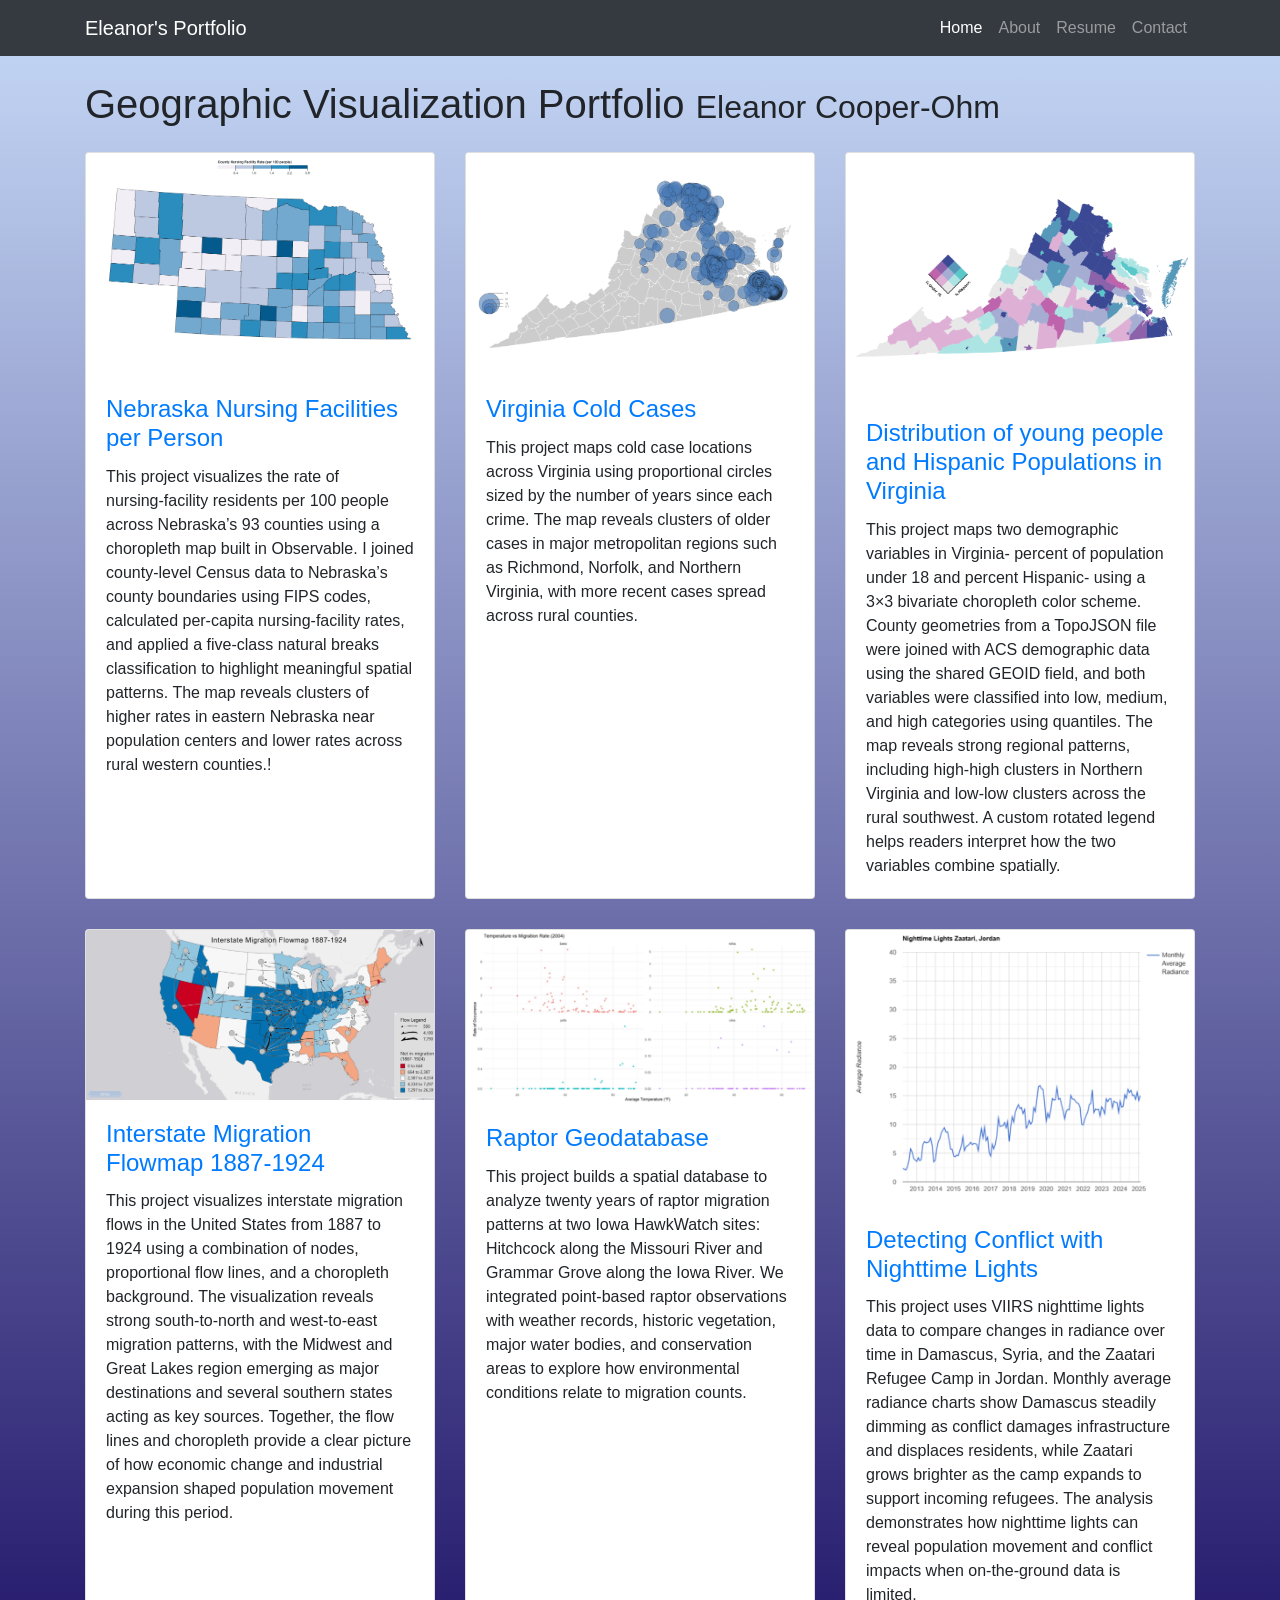
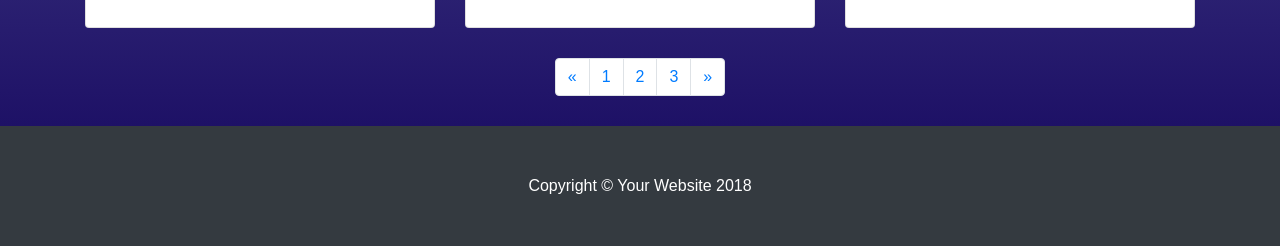
<file: Index.html>
<!DOCTYPE html>
<html lang="en">

  <head>

    <meta charset="utf-8">
    <meta name="viewport" content="width=device-width, initial-scale=1, shrink-to-fit=no">
    <meta name="description" content="">
    <meta name="author" content="">

    <title>3 Col Portfolio - Start Bootstrap Template</title>

    <!-- Bootstrap core CSS -->
    <link href="vendor/bootstrap/css/bootstrap.min.css" rel="stylesheet">

    <!-- Custom styles for this template -->
    <link href="css/3-col-portfolio.css" rel="stylesheet">

  </head>

  <body>

    <!-- Navigation -->
    <nav class="navbar navbar-expand-lg navbar-dark bg-dark fixed-top">
      <div class="container">
        <a class="navbar-brand" href="#">Eleanor's Portfolio</a>
        <button class="navbar-toggler" type="button" data-toggle="collapse" data-target="#navbarResponsive" aria-controls="navbarResponsive" aria-expanded="false" aria-label="Toggle navigation">
          <span class="navbar-toggler-icon"></span>
        </button>
        <div class="collapse navbar-collapse" id="navbarResponsive">
          <ul class="navbar-nav ml-auto">
            <li class="nav-item active">
              <a class="nav-link" href="#">Home
                <span class="sr-only">(current)</span>
              </a>
            </li>
            <li class="nav-item">
              <a class="nav-link" href="shortbio.html">About</a>
            </li>
            <li class="nav-item">
              <a class="nav-link" href="files/Resume.pdf">Resume</a>
            </li>
            <li class="nav-item">
              <a class="nav-link" href="mailto:ecooperohm@uiowa.edu">Contact</a>
            </li>
          </ul>
        </div>
      </div>
    </nav>

    <!-- Page Content -->
    <div class="container">

      <!-- Page Heading -->
      <h1 class="my-4">Geographic Visualization Portfolio    
        <small>Eleanor Cooper-Ohm</small>
      </h1>

      <div class="row">
        <div class="col-lg-4 col-sm-6 portfolio-item">
          <div class="card h-100">
            <a href="#"><img class="card-img-top" src="img/choropleth.png" alt=""></a>
            <div class="card-body">
              <h4 class="card-title">
                <a href="https://observablehq.com/d/4144f3b8a44a5334">Nebraska Nursing Facilities per Person</a>
              </h4>
              <p class="card-text">This project visualizes the rate of nursing‑facility residents per 100 people across Nebraska’s 93 counties using a choropleth map built in Observable. I joined county‑level Census data to Nebraska’s county boundaries using FIPS codes, calculated per‑capita nursing‑facility rates, and applied a five‑class natural breaks classification to highlight meaningful spatial patterns. The map reveals clusters of higher rates in eastern Nebraska near population centers and lower rates across rural western counties.!</p>
            </div>
          </div>
        </div>
        <div class="col-lg-4 col-sm-6 portfolio-item">
          <div class="card h-100">
            <a href="https://observablehq.com/d/469f7f2b1f38ae05"><img class="card-img-top" src="img/ColdCases.png" alt=""></a>
            <div class="card-body">
              <h4 class="card-title">
                <a href="https://observablehq.com/d/469f7f2b1f38ae05">Virginia Cold Cases</a>
              </h4>
              <p class="card-text">This project maps cold case locations across Virginia using proportional circles sized by the number of years since each crime. The map reveals clusters of older cases in major metropolitan regions such as Richmond, Norfolk, and Northern Virginia, with more recent cases spread across rural counties. </p>
            </div>
          </div>
        </div>
        <div class="col-lg-4 col-sm-6 portfolio-item">
          <div class="card h-100">
            <a href="https://observablehq.com/d/70fe492ffe9baaf1"><img class="card-img-top" src="img/BivariateChoropleth.png" alt=""></a>
            <div class="card-body">
              <h4 class="card-title">
                <a href="https://observablehq.com/d/70fe492ffe9baaf1">Distribution of young people and Hispanic Populations in Virginia</a>
              </h4>
              <p class="card-text">This project maps two demographic variables in Virginia- percent of population under 18 and percent Hispanic- using a 3×3 bivariate choropleth color scheme. County geometries from a TopoJSON file were joined with ACS demographic data using the shared GEOID field, and both variables were classified into low, medium, and high categories using quantiles. The map reveals strong regional patterns, including high‑high clusters in Northern Virginia and low‑low clusters across the rural southwest. A custom rotated legend helps readers interpret how the two variables combine spatially.</p>
            </div>
          </div>
        </div>
        <div class="col-lg-4 col-sm-6 portfolio-item">
          <div class="card h-100">
            <a href="flowmap.html"><img class="card-img-top" src="img/flowmap.png" alt=""></a>
            <div class="card-body">
              <h4 class="card-title">
                <a href="flowmap.html">Interstate Migration Flowmap 1887-1924</a>
              </h4>
              <p class="card-text">This project visualizes interstate migration flows in the United States from 1887 to 1924 using a combination of nodes, proportional flow lines, and a choropleth background. The visualization reveals strong south‑to‑north and west‑to‑east migration patterns, with the Midwest and Great Lakes region emerging as major destinations and several southern states acting as key sources. Together, the flow lines and choropleth provide a clear picture of how economic change and industrial expansion shaped population movement during this period. </p>
            </div>
          </div>
        </div>
        <div class="col-lg-4 col-sm-6 portfolio-item">
          <div class="card h-100">
            <a href="#"><img class="card-img-top" src="img/GeodatabaseProject.png" alt=""></a>
            <div class="card-body">
              <h4 class="card-title">
                <a href="files/Final_Project3_Geodatabases.pdf">Raptor Geodatabase</a>
              </h4>
              <p class="card-text">This project builds a spatial database to analyze twenty years of raptor migration patterns at two Iowa HawkWatch sites: Hitchcock along the Missouri River and Grammar Grove along the Iowa River. We integrated point‑based raptor observations with weather records, historic vegetation, major water bodies, and conservation areas to explore how environmental conditions relate to migration counts. </p>
            </div>
          </div>
        </div>
        <div class="col-lg-4 col-sm-6 portfolio-item">
          <div class="card h-100">
            <a href="#"><img class="card-img-top" src="img/Lights.png" alt=""></a>
            <div class="card-body">
              <h4 class="card-title">
                <a href="files/Detecting Conflict with Nighttime Lights.pdf">Detecting Conflict with Nighttime Lights</a>
              </h4>
              <p class="card-text">This project uses VIIRS nighttime lights data to compare changes in radiance over time in Damascus, Syria, and the Zaatari Refugee Camp in Jordan. Monthly average radiance charts show Damascus steadily dimming as conflict damages infrastructure and displaces residents, while Zaatari grows brighter as the camp expands to support incoming refugees. The analysis demonstrates how nighttime lights can reveal population movement and conflict impacts when on‑the‑ground data is limited.
</p>
            </div>
          </div>
        </div>
      </div>
      <!-- /.row -->

      <!-- Pagination -->
      <ul class="pagination justify-content-center">
        <li class="page-item">
          <a class="page-link" href="#" aria-label="Previous">
            <span aria-hidden="true">&laquo;</span>
            <span class="sr-only">Previous</span>
          </a>
        </li>
        <li class="page-item">
          <a class="page-link" href="#">1</a>
        </li>
        <li class="page-item">
          <a class="page-link" href="#">2</a>
        </li>
        <li class="page-item">
          <a class="page-link" href="#">3</a>
        </li>
        <li class="page-item">
          <a class="page-link" href="#" aria-label="Next">
            <span aria-hidden="true">&raquo;</span>
            <span class="sr-only">Next</span>
          </a>
        </li>
      </ul>

    </div>
    <!-- /.container -->

    <!-- Footer -->
    <footer class="py-5 bg-dark">
      <div class="container">
        <p class="m-0 text-center text-white">Copyright &copy; Your Website 2018</p>
      </div>
      <!-- /.container -->
    </footer>

    <!-- Bootstrap core JavaScript -->
    <script src="vendor/jquery/jquery.min.js"></script>
    <script src="vendor/bootstrap/js/bootstrap.bundle.min.js"></script>

  </body>

</html>
</file>
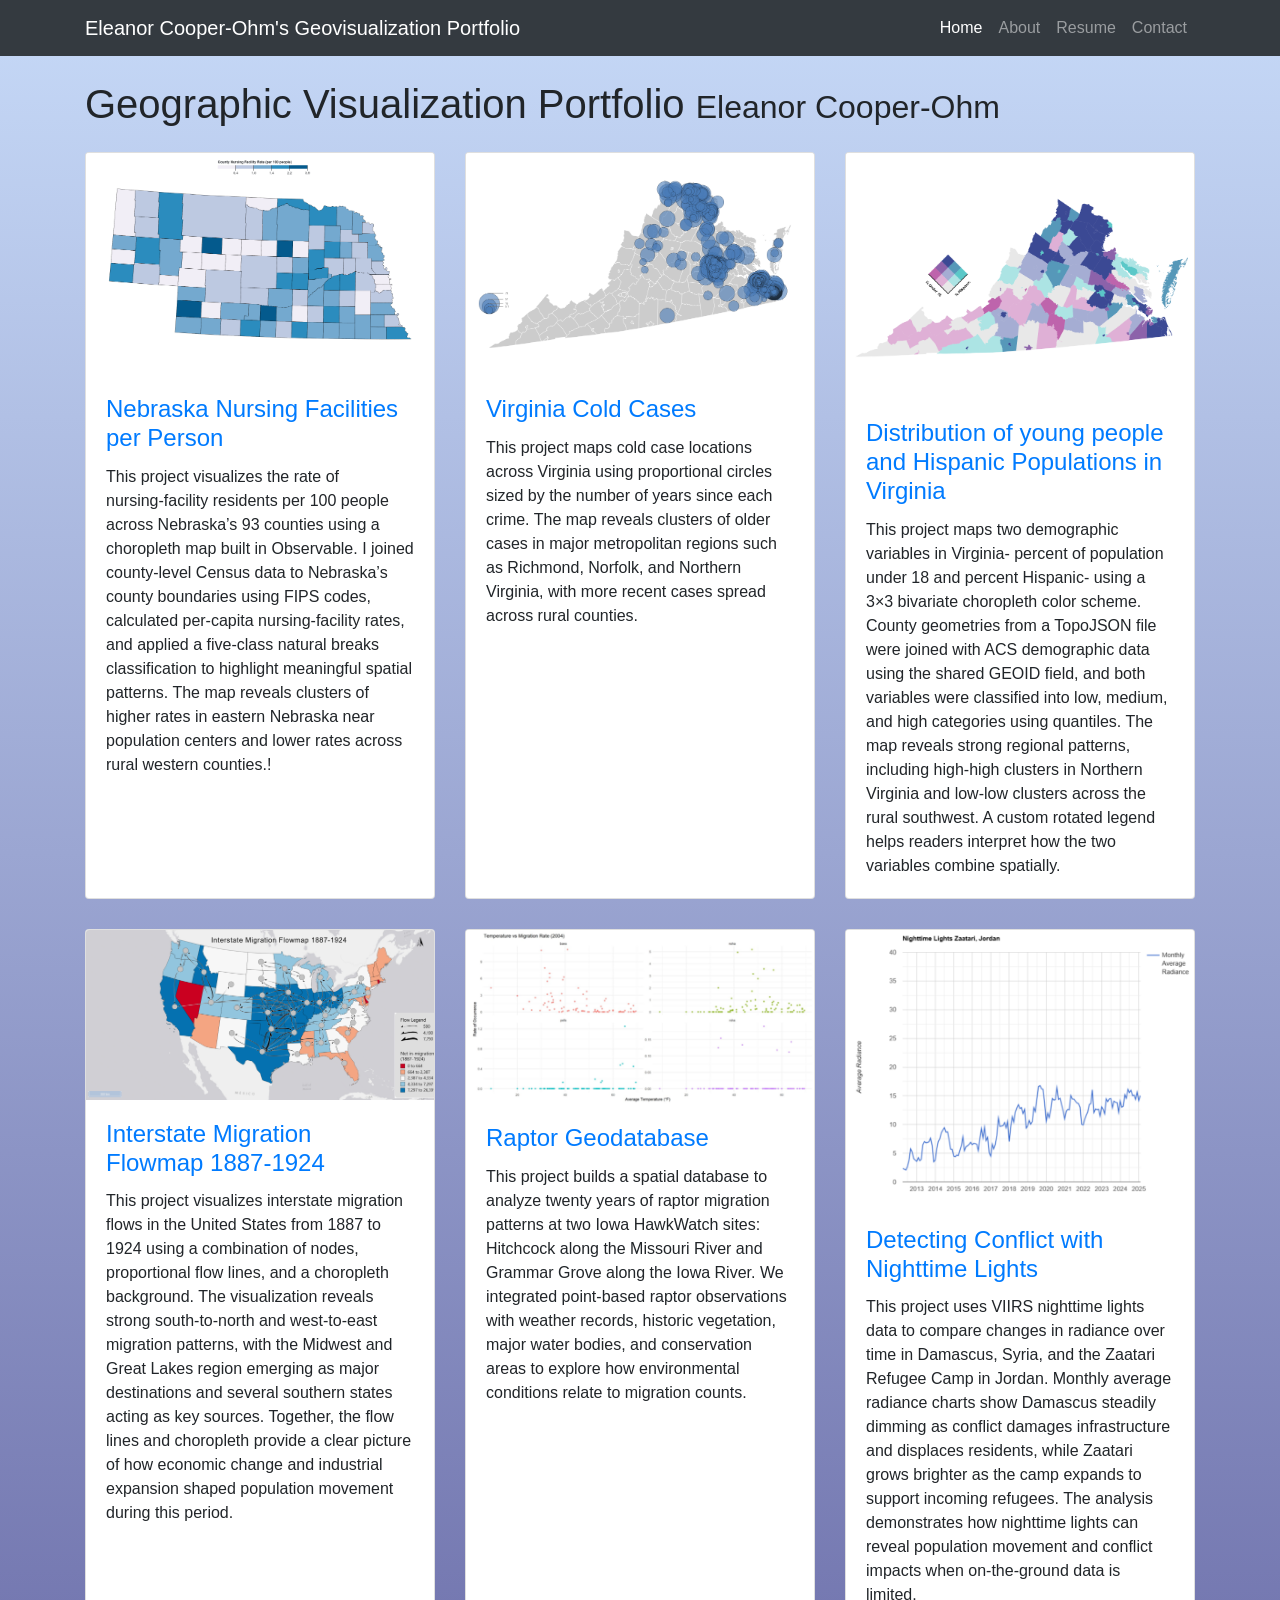
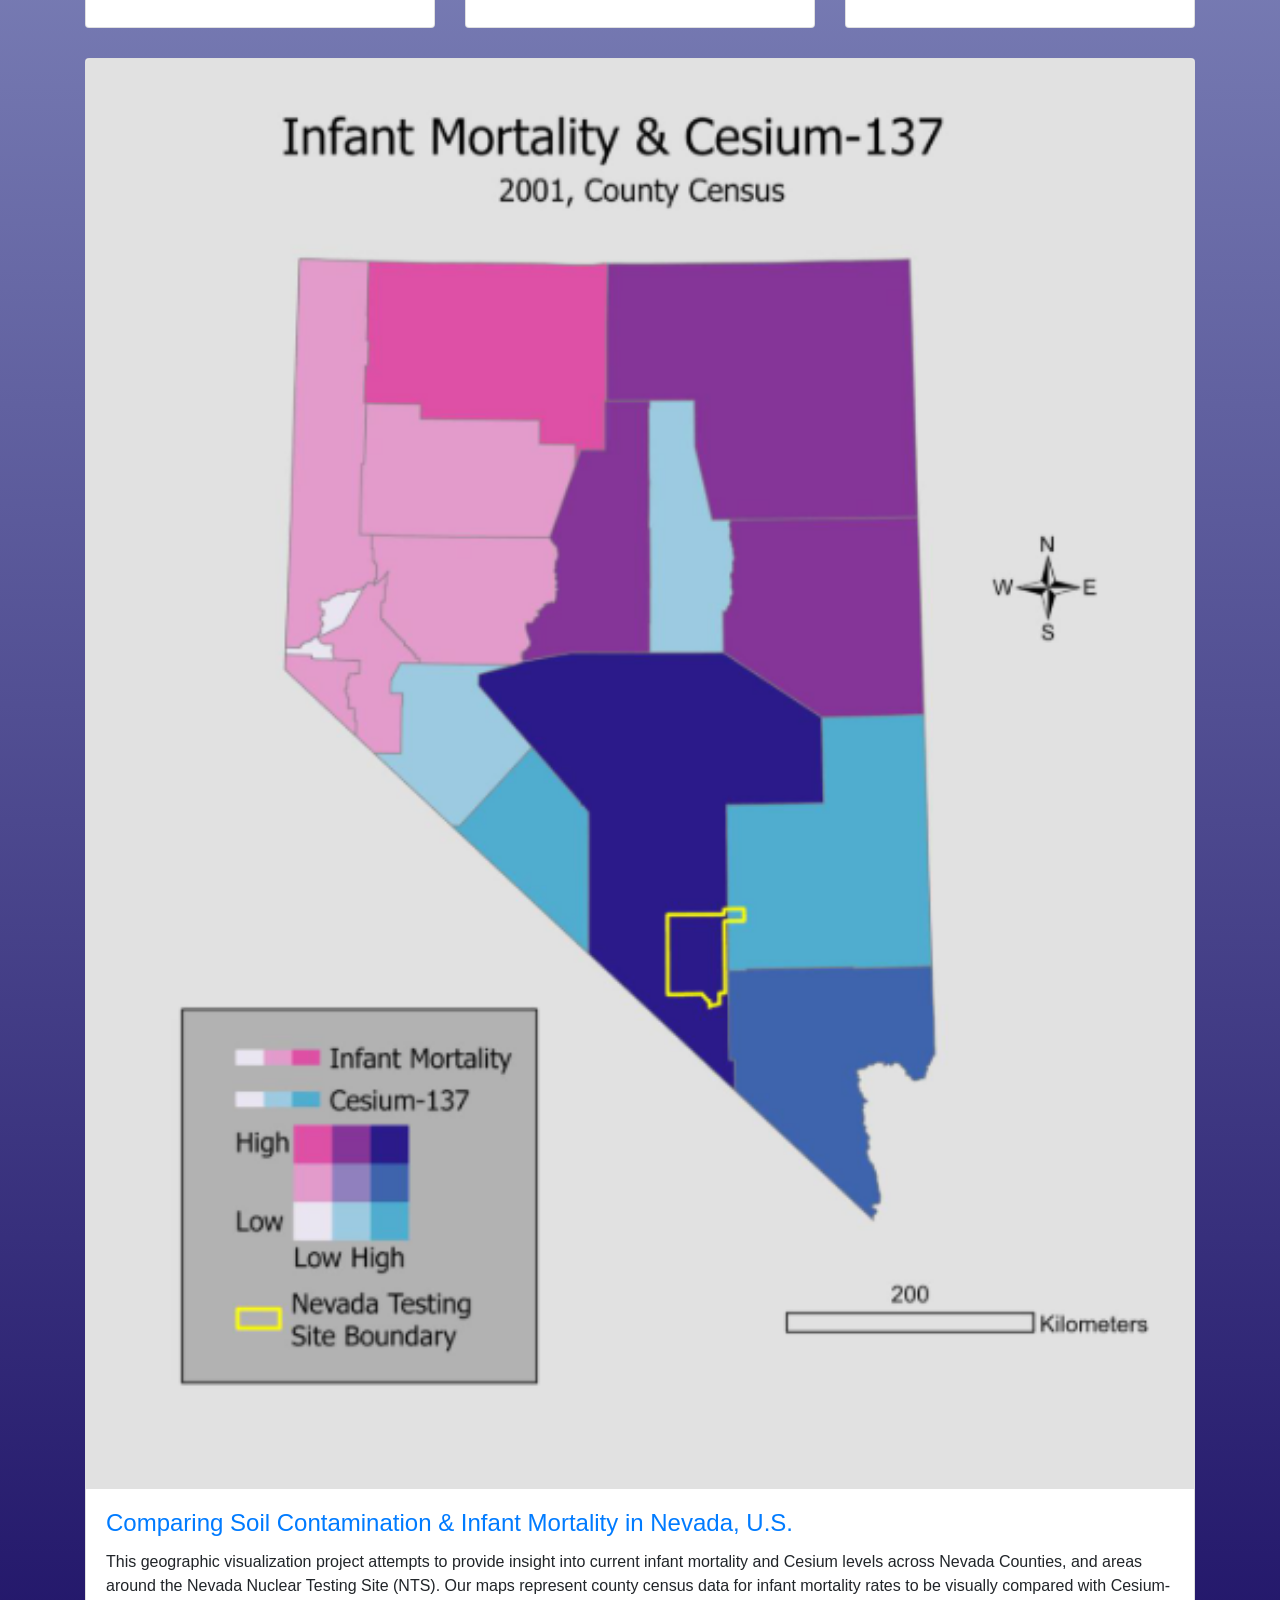
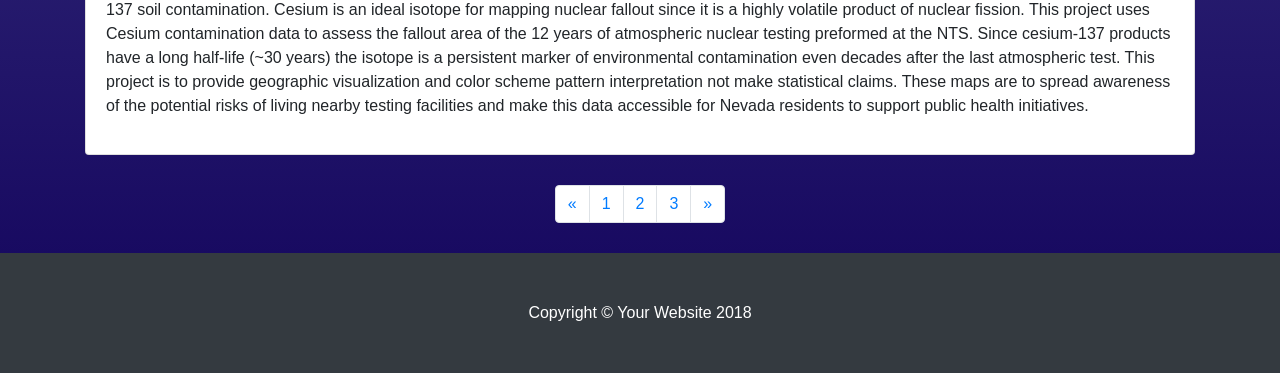
<file: finalproject.html>
<!DOCTYPE html>
<html lang="en">

  <head>

    <meta charset="utf-8">
    <meta name="viewport" content="width=device-width, initial-scale=1, shrink-to-fit=no">
    <meta name="description" content="">
    <meta name="author" content="">

    <title>3 Col Portfolio - Start Bootstrap Template</title>

    <!-- Bootstrap core CSS -->
    <link href="vendor/bootstrap/css/bootstrap.min.css" rel="stylesheet">

    <!-- Custom styles for this template -->
    <link href="css/3-col-portfolio.css" rel="stylesheet">

  </head>

  <body>

    <!-- Navigation -->
    <nav class="navbar navbar-expand-lg navbar-dark bg-dark fixed-top">
      <div class="container">
        <a class="navbar-brand" href="#">Eleanor Cooper-Ohm's Geovisualization Portfolio</a>
        <button class="navbar-toggler" type="button" data-toggle="collapse" data-target="#navbarResponsive" aria-controls="navbarResponsive" aria-expanded="false" aria-label="Toggle navigation">
          <span class="navbar-toggler-icon"></span>
        </button>
        <div class="collapse navbar-collapse" id="navbarResponsive">
          <ul class="navbar-nav ml-auto">
            <li class="nav-item active">
              <a class="nav-link" href="index.html">Home
                <span class="sr-only">(current)</span>
              </a>
            </li>
            <li class="nav-item">
              <a class="nav-link" href="shortbio.html">About</a>
            </li>
            <li class="nav-item">
              <a class="nav-link" href="files/Resume.pdf">Resume</a>
            </li>
            <li class="nav-item">
              <a class="nav-link" href="mailto:ecooperohm@uiowa.edu">Contact</a>
            </li>
          </ul>
        </div>
      </div>
    </nav>

    <!-- Page Content -->
    <div class="container">

      <!-- Page Heading -->
      <h1 class="my-4">Geographic Visualization Portfolio    
        <small>Eleanor Cooper-Ohm</small>
      </h1>

      <div class="row">
        <div class="col-lg-4 col-sm-6 portfolio-item">
          <div class="card h-100">
            <a href="#"><img class="card-img-top" src="img/choropleth.png" alt=""></a>
            <div class="card-body">
              <h4 class="card-title">
                <a href="https://observablehq.com/d/4144f3b8a44a5334">Nebraska Nursing Facilities per Person</a>
              </h4>
              <p class="card-text">This project visualizes the rate of nursing‑facility residents per 100 people across Nebraska’s 93 counties using a choropleth map built in Observable. I joined county‑level Census data to Nebraska’s county boundaries using FIPS codes, calculated per‑capita nursing‑facility rates, and applied a five‑class natural breaks classification to highlight meaningful spatial patterns. The map reveals clusters of higher rates in eastern Nebraska near population centers and lower rates across rural western counties.!</p>
            </div>
          </div>
        </div>
        <div class="col-lg-4 col-sm-6 portfolio-item">
          <div class="card h-100">
            <a href="https://observablehq.com/d/469f7f2b1f38ae05"><img class="card-img-top" src="img/ColdCases.png" alt=""></a>
            <div class="card-body">
              <h4 class="card-title">
                <a href="https://observablehq.com/d/469f7f2b1f38ae05">Virginia Cold Cases</a>
              </h4>
              <p class="card-text">This project maps cold case locations across Virginia using proportional circles sized by the number of years since each crime. The map reveals clusters of older cases in major metropolitan regions such as Richmond, Norfolk, and Northern Virginia, with more recent cases spread across rural counties. </p>
            </div>
          </div>
        </div>
        <div class="col-lg-4 col-sm-6 portfolio-item">
          <div class="card h-100">
            <a href="https://observablehq.com/d/70fe492ffe9baaf1"><img class="card-img-top" src="img/BivariateChoropleth.png" alt=""></a>
            <div class="card-body">
              <h4 class="card-title">
                <a href="https://observablehq.com/d/70fe492ffe9baaf1">Distribution of young people and Hispanic Populations in Virginia</a>
              </h4>
              <p class="card-text">This project maps two demographic variables in Virginia- percent of population under 18 and percent Hispanic- using a 3×3 bivariate choropleth color scheme. County geometries from a TopoJSON file were joined with ACS demographic data using the shared GEOID field, and both variables were classified into low, medium, and high categories using quantiles. The map reveals strong regional patterns, including high‑high clusters in Northern Virginia and low‑low clusters across the rural southwest. A custom rotated legend helps readers interpret how the two variables combine spatially.</p>
            </div>
          </div>
        </div>
        <div class="col-lg-4 col-sm-6 portfolio-item">
          <div class="card h-100">
            <a href="flowmap.html"><img class="card-img-top" src="img/flowmap.png" alt=""></a>
            <div class="card-body">
              <h4 class="card-title">
                <a href="flowmap.html">Interstate Migration Flowmap 1887-1924</a>
              </h4>
              <p class="card-text">This project visualizes interstate migration flows in the United States from 1887 to 1924 using a combination of nodes, proportional flow lines, and a choropleth background. The visualization reveals strong south‑to‑north and west‑to‑east migration patterns, with the Midwest and Great Lakes region emerging as major destinations and several southern states acting as key sources. Together, the flow lines and choropleth provide a clear picture of how economic change and industrial expansion shaped population movement during this period. </p>
            </div>
          </div>
        </div>
        <div class="col-lg-4 col-sm-6 portfolio-item">
          <div class="card h-100">
            <a href="#"><img class="card-img-top" src="img/GeodatabaseProject.png" alt=""></a>
            <div class="card-body">
              <h4 class="card-title">
                <a href="files/Final_Project3_Geodatabases.pdf">Raptor Geodatabase</a>
              </h4>
              <p class="card-text">This project builds a spatial database to analyze twenty years of raptor migration patterns at two Iowa HawkWatch sites: Hitchcock along the Missouri River and Grammar Grove along the Iowa River. We integrated point‑based raptor observations with weather records, historic vegetation, major water bodies, and conservation areas to explore how environmental conditions relate to migration counts. </p>
            </div>
          </div>
        </div>
        <div class="col-lg-4 col-sm-6 portfolio-item">
          <div class="card h-100">
            <a href="#"><img class="card-img-top" src="img/Lights.png" alt=""></a>
            <div class="card-body">
              <h4 class="card-title">
                <a href="files/Detecting Conflict with Nighttime Lights.pdf">Detecting Conflict with Nighttime Lights</a>
              </h4>
              <p class="card-text">This project uses VIIRS nighttime lights data to compare changes in radiance over time in Damascus, Syria, and the Zaatari Refugee Camp in Jordan. Monthly average radiance charts show Damascus steadily dimming as conflict damages infrastructure and displaces residents, while Zaatari grows brighter as the camp expands to support incoming refugees. The analysis demonstrates how nighttime lights can reveal population movement and conflict impacts when on‑the‑ground data is limited.
            </div>
          </div> 
        </div>
  <div class="col-12 portfolio-item">
  <div class="card h-100">
    <a href="#"><img class="card-img-top" src="img/Screenshot 2026-05-14 175541.png" alt=""></a>
    <div class="card-body">
      <h4 class="card-title">
        <a href="https://arcg.is/10CvX81">Comparing Soil Contamination & Infant Mortality in Nevada, U.S.</a>
      </h4>
              <p class="card-text">This geographic visualization project attempts to provide insight into current infant mortality and Cesium levels across Nevada Counties, and areas around the Nevada Nuclear Testing Site (NTS). Our maps represent county census data for infant mortality rates to be visually compared with Cesium-137 soil contamination. Cesium is an ideal isotope for mapping nuclear fallout since it is a highly volatile product of nuclear fission. This project uses Cesium contamination data to assess the fallout area of the 12 years of atmospheric nuclear testing preformed at the NTS. Since cesium-137 products have a long half-life (~30 years) the isotope is a persistent marker of environmental contamination even decades after the last atmospheric test. This project is to provide geographic visualization and color scheme pattern interpretation not make statistical claims. These maps are to spread awareness of the potential risks of living nearby testing facilities and make this data accessible for Nevada residents to support public health initiatives.
</p>
              </p>
            </div>
          </div>
        </div>
      </div>
      <!-- /.row -->

      <!-- Pagination -->
      <ul class="pagination justify-content-center">
        <li class="page-item">
          <a class="page-link" href="#" aria-label="Previous">
            <span aria-hidden="true">&laquo;</span>
            <span class="sr-only">Previous</span>
          </a>
        </li>
        <li class="page-item">
          <a class="page-link" href="#">1</a>
        </li>
        <li class="page-item">
          <a class="page-link" href="#">2</a>
        </li>
        <li class="page-item">
          <a class="page-link" href="#">3</a>
        </li>
        <li class="page-item">
          <a class="page-link" href="#" aria-label="Next">
            <span aria-hidden="true">&raquo;</span>
            <span class="sr-only">Next</span>
          </a>
        </li>
      </ul>

    </div>
    <!-- /.container -->

    <!-- Footer -->
    <footer class="py-5 bg-dark">
      <div class="container">
        <p class="m-0 text-center text-white">Copyright &copy; Your Website 2018</p>
      </div>
      <!-- /.container -->
    </footer>

    <!-- Bootstrap core JavaScript -->
    <script src="vendor/jquery/jquery.min.js"></script>
    <script src="vendor/bootstrap/js/bootstrap.bundle.min.js"></script>

  </body>

</html>
</file>
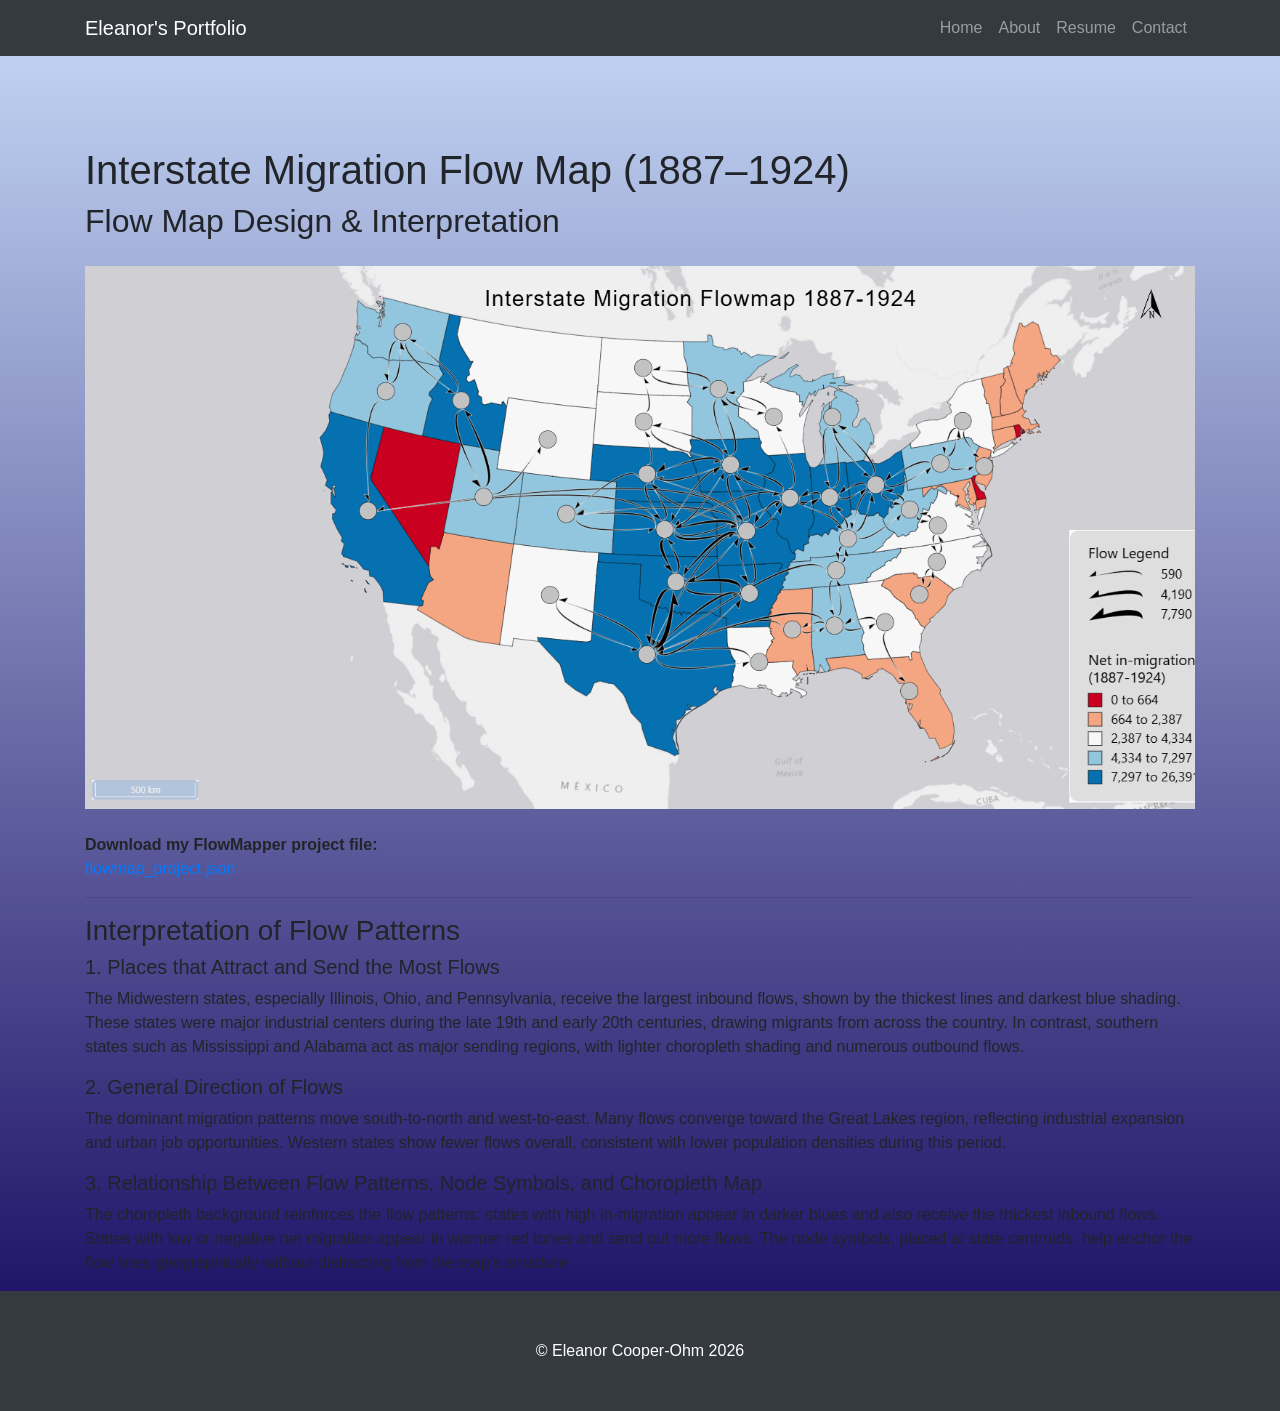
<file: flowmap.html>
<!DOCTYPE html>
<html lang="en">

<head>
    <meta charset="UTF-8">
    <meta name="viewport" content="width=device-width, initial-scale=1.0">
    <title>Flow Map Project – Eleanor Cooper-Ohm</title>

    <!-- Bootstrap CSS -->
    <link href="vendor/bootstrap/css/bootstrap.min.css" rel="stylesheet">
    <link href="css/3-col-portfolio.css" rel="stylesheet">
</head>

<body>

    <!-- Navigation -->
    <nav class="navbar navbar-expand-lg navbar-dark bg-dark fixed-top">
        <div class="container">
            <a class="navbar-brand" href="index.html">Eleanor's Portfolio</a>
            <button class="navbar-toggler" type="button" data-toggle="collapse" data-target="#navbarResponsive">
                <span class="navbar-toggler-icon"></span>
            </button>
            

            <div class="collapse navbar-collapse" id="navbarResponsive">
                <ul class="navbar-nav ml-auto">
                    <li class="nav-item"><a class="nav-link" href="index.html">Home</a></li>
                     <li class="nav-item"><a class="nav-link" href="shortbio.html">About</a><span class="sr-only">current</span>
                </li>
                    <li class="nav-item"><a class="nav-link" href="files/Resume.pdf">Resume</a></li>
                    <li class="nav-item"><a class="nav-link" href="mailto:ecooperohm@uiowa.edu">Contact</a></li>
                </ul>
            </div>
        </div>
    </nav>

    <!-- Page Content -->
    <div class="container" style="margin-top: 90px;">

        <h1 class="my-4">Interstate Migration Flow Map (1887–1924)
            <br><small>Flow Map Design & Interpretation</small>
        </h1>

        <!-- Flow Map Image -->
        <div class="row mb-4">
            <div class="col-lg-12">
                <img src="img/flowmap.png" class="img-fluid" alt="Flow Map Export">
            </div>
        </div>

        <!-- Link to JSON Project File -->
        <p>
            <strong>Download my FlowMapper project file:</strong><br>
            <a href="files/projectfile.json" download>flowmap_project.json</a>
        </p>

        <hr>

        <!-- Interpretation Section -->
        <h3>Interpretation of Flow Patterns</h3>

        <h5>1. Places that Attract and Send the Most Flows</h5>
        <p>
            The Midwestern states, especially Illinois, Ohio, and Pennsylvania, receive the largest inbound flows,
            shown by the thickest lines and darkest blue shading. These states were major industrial centers during
            the late 19th and early 20th centuries, drawing migrants from across the country. In contrast, southern
            states such as Mississippi and Alabama act as major sending regions, with lighter choropleth shading and
            numerous outbound flows.
        </p>

        <h5>2. General Direction of Flows</h5>
        <p>
            The dominant migration patterns move south-to-north and west-to-east. Many flows converge toward the
            Great Lakes region, reflecting industrial expansion and urban job opportunities. Western states show
            fewer flows overall, consistent with lower population densities during this period.
        </p>

        <h5>3. Relationship Between Flow Patterns, Node Symbols, and Choropleth Map</h5>
        <p>
            The choropleth background reinforces the flow patterns: states with high in-migration appear in darker
            blues and also receive the thickest inbound flows. States with low or negative net migration appear in
            warmer red tones and send out more flows. The node symbols, placed at state centroids, help anchor the
            flow lines geographically without distracting from the map’s structure.
        </p>

    </div>

    <!-- Footer -->
    <footer class="py-5 bg-dark">
        <div class="container">
            <p class="m-0 text-center text-white">© Eleanor Cooper-Ohm 2026</p>
        </div>
    </footer>

    <!-- Bootstrap JS -->
    <script src="vendor/jquery/jquery.min.js"></script>
    <script src="vendor/bootstrap/js/bootstrap.bundle.min.js"></script>

</body>
</html>
</file>
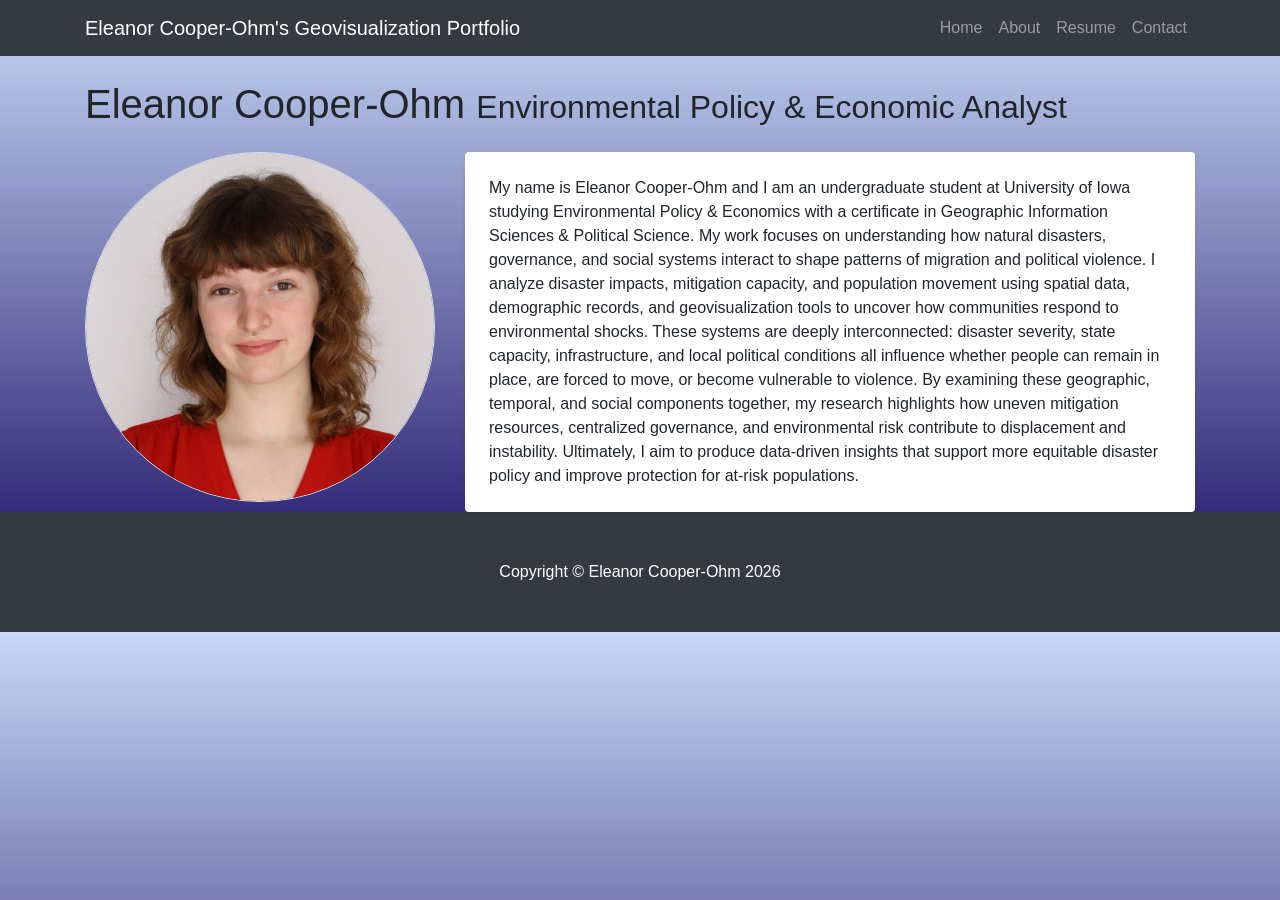
<file: shortbio.html>
<!DOCTYPE html>
<html lang="en">

  <head>

    <meta charset="utf-8">
    <meta name="viewport" content="width=device-width, initial-scale=1, shrink-to-fit=no">
    <meta name="description" content="">
    <meta name="author" content="">

    <title>3 Col Portfolio - Start Bootstrap Template</title>

    <!-- Bootstrap core CSS -->
    <link href="vendor/bootstrap/css/bootstrap.min.css" rel="stylesheet">

    <!-- Custom styles for this template -->
    <link href="css/3-col-portfolio.css" rel="stylesheet">

  </head>

  <body>
    

<!-- Navigation -->
<nav class="navbar navbar-expand-lg navbar-dark bg-dark fixed-top">
    <div class="container">
        <a class="navbar-brand" href="#">Eleanor Cooper-Ohm's Geovisualization Portfolio</a>
        <button class="navbar-toggler" type="button" data-toggle="collapse" 
                data-target="#navbarResponsive" aria-controls="navbarResponsive" 
                aria-expanded="false" aria-label="Toggle navigation">
            <span class="navbar-toggler-icon"></span>
        </button>

        <div class="collapse navbar-collapse" id="navbarResponsive">
            <ul class="navbar-nav ml-auto">

           <a class="nav-link" href="index.html">Home</a>
                </li>

                <li class="nav-item">
                    <a class="nav-link" href="#">About</a>
                    <span class="sr-only">current</span>
                </li>
                <li class="nav-item">
                    <a class="nav-link" href="files/Resume.pdf">Resume</a>
                </li>

                <li class="nav-item">
                    <a class="nav-link" href="mailto:ecooperohm@uiowa.edu">Contact</a>
                </li>

            </ul>
        </div>
    </div>
</nav>


    <!-- Page Content -->
    <div class="container">

    <!-- Page Heading -->
<h1 class="my-4">Eleanor Cooper-Ohm
    <small>Environmental Policy & Economic Analyst</small>
</h1>

<div class="row">

  <!-- Left column: photo -->
  <div class="col-lg-4 col-sm-6">
      <img class="img-fluid rounded-circle border" src="img/Legal Picture!.jpg" alt="">

  </div>



      <div class="col-lg-8 col-sm-6">
  <div class="card shadow-sm p-4 border-0">
    <p class="card-text">
       My name is Eleanor Cooper-Ohm and I am an undergraduate student at University of Iowa studying Environmental Policy & Economics with a certificate in Geographic Information Sciences & Political Science. My work focuses on understanding how natural disasters, 
                    governance, and social systems interact to shape patterns 
                    of migration and political violence. I analyze disaster 
                    impacts, mitigation capacity, and population movement using 
                    spatial data, demographic records, and geovisualization 
                    tools to uncover how communities respond to environmental 
                    shocks. These systems are deeply interconnected: disaster 
                    severity, state capacity, infrastructure, and local political 
                    conditions all influence whether people can remain in place, 
                    are forced to move, or become vulnerable to violence. By 
                    examining these geographic, temporal, and social components 
                    together, my research highlights how uneven mitigation 
                    resources, centralized governance, and environmental risk 
                    contribute to displacement and instability. Ultimately, I aim 
                    to produce data‑driven insights that support more equitable 
                    disaster policy and improve protection for at‑risk populations.
    </p>
  </div>
</div>
      </p>
  </div>

</div>

<!-- Footer -->
<footer class="py-5 bg-dark">
    <div class="container">
        <p class="m-0 text-center text-white">Copyright &copy; Eleanor Cooper-Ohm 2026</p>
    </div>
</footer>

<!-- Bootstrap core JavaScript -->
<script src="vendor/jquery/jquery.min.js"></script>
<script src="vendor/bootstrap/js/bootstrap.bundle.min.js"></script>
</file>
<file: css/3-col-portfolio.css>
/*!
 * Start Bootstrap - 3 Col Portfolio (https://startbootstrap.com/template-overviews/3-col-portfolio)
 * Copyright 2013-2018 Start Bootstrap
 * Licensed under MIT (https://github.com/BlackrockDigital/startbootstrap-3-col-portfolio/blob/master/LICENSE)
 */

body {
  background: linear-gradient(to bottom, #c6d9f7, #12035c);
  padding-top: 54px;
}


@media (min-width: 992px) {
  body {
    padding-top: 56px;
  }
}

.portfolio-item {
  margin-bottom: 30px;
}

.pagination {
  margin-bottom: 30px;
}
</file>
